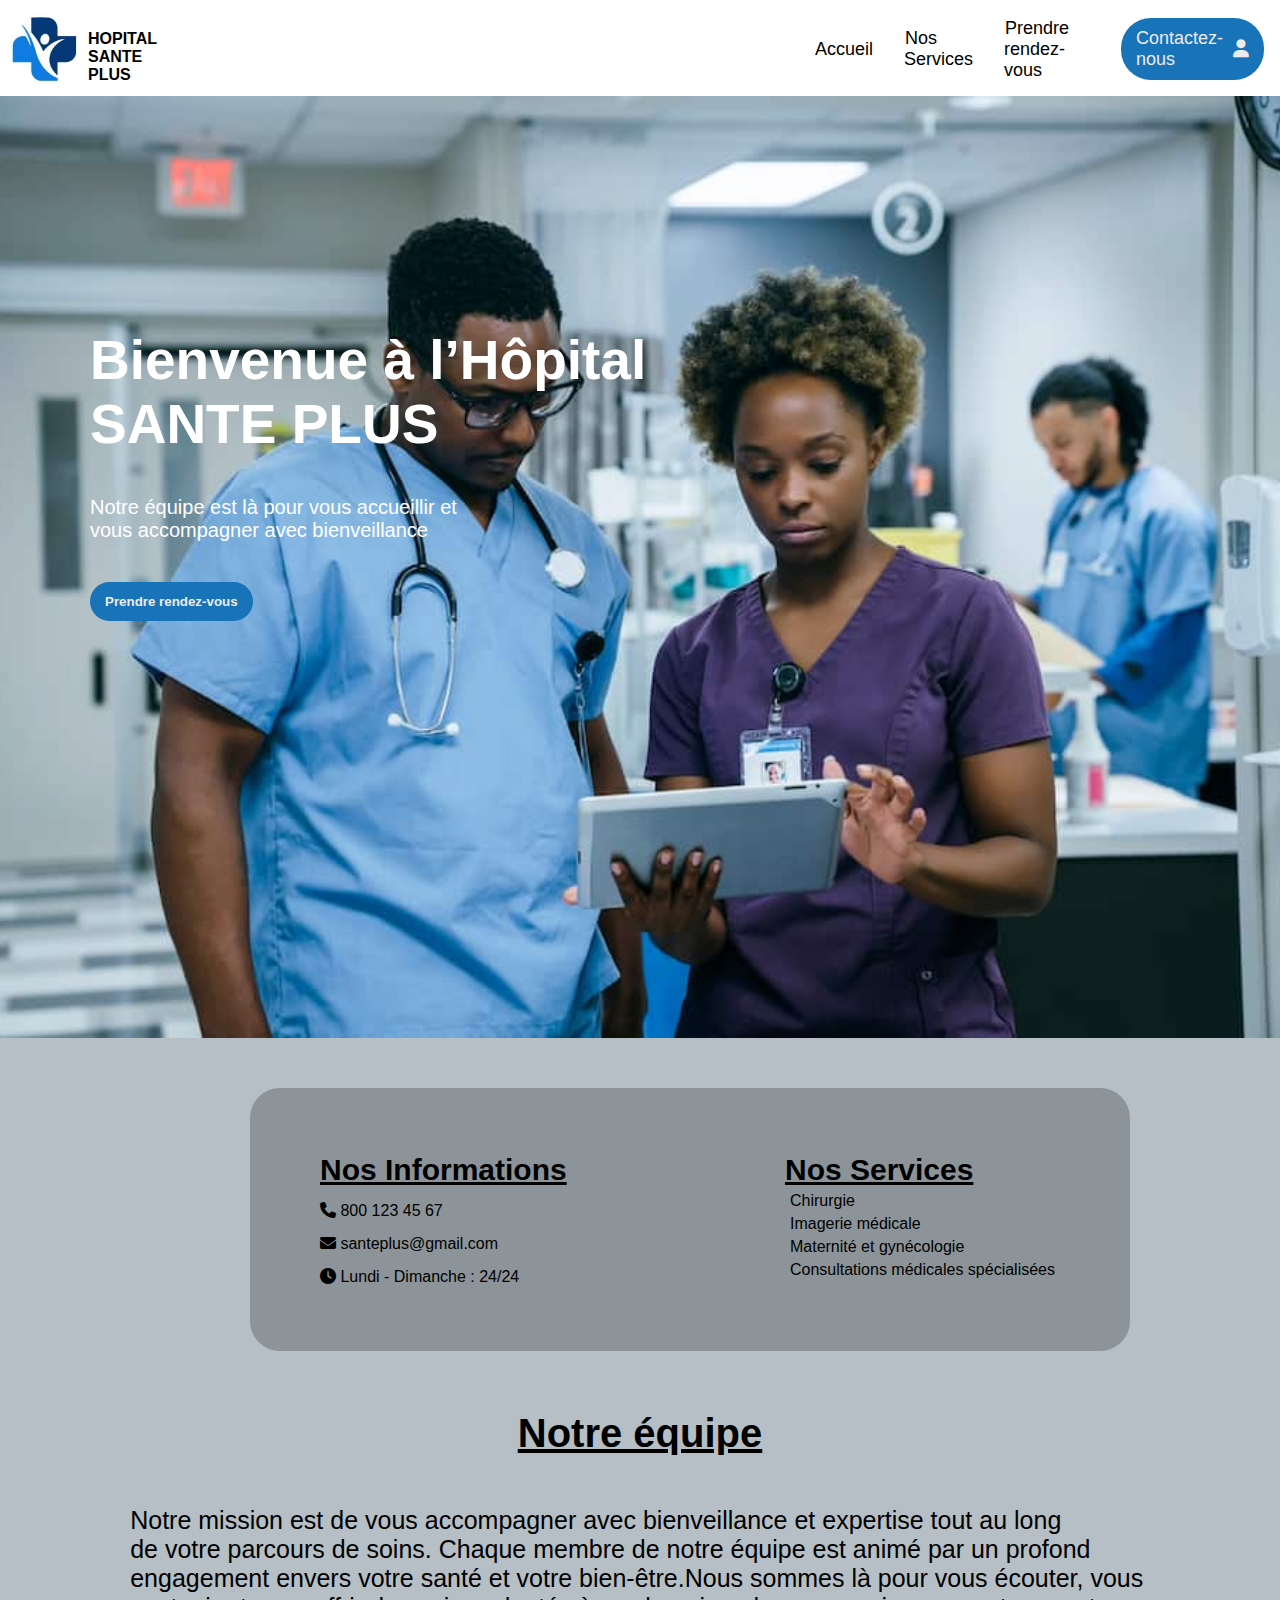
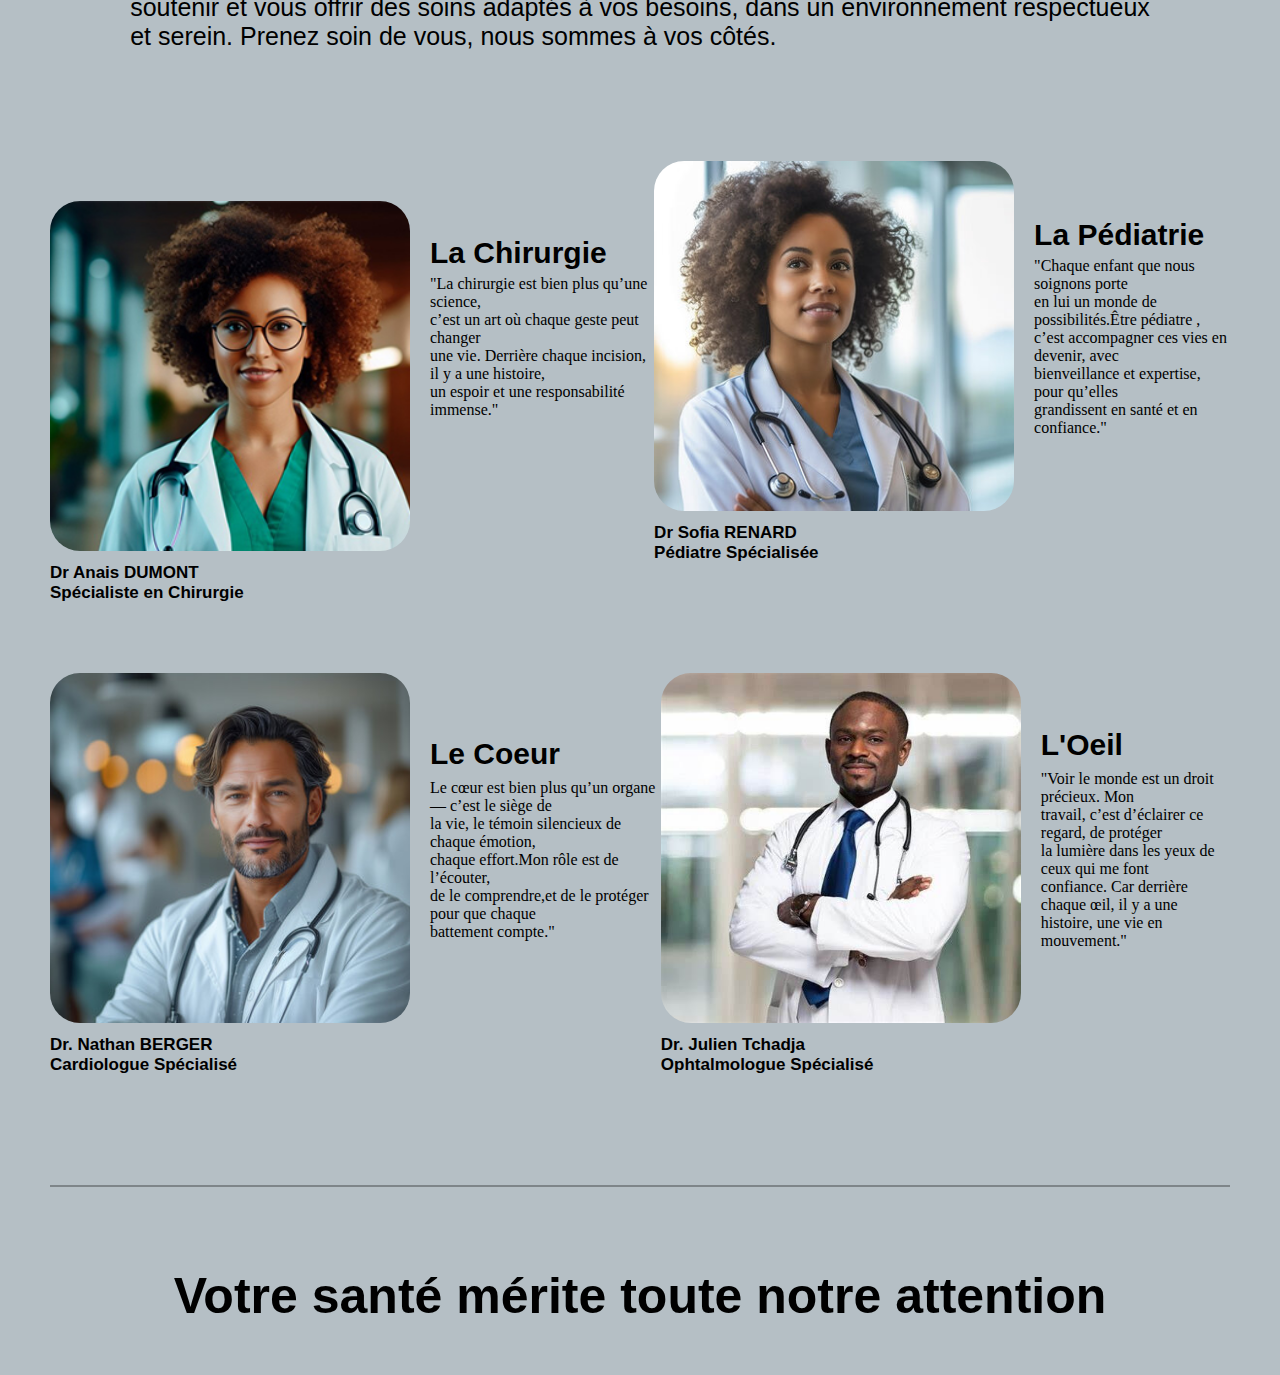
<file: index.html>
<!DOCTYPE html>
<html lang="en">
<head>
    <meta charset="UTF-8">
    <meta name="viewport" content="width=device-width, initial-scale=1.0">
    <title>Hôpital SANTE PLUS</title>
    <link rel="shortcut icon" href="images.jpeg" type="image/x-icon">
    <link rel="stylesheet" href="style.css">
    <link rel="stylesheet" href="./assets/fontawesone/fontawesome-free-6.7.2-web/css/all.min.css">
    
</head>
<body>
    <div class="grid">

        <nav>
            <div class="logo">
                <ul>
                    <li>
                        <img src="images.jpeg" alt="">
                        <h1>HOPITAL <br> SANTE PLUS</h1>
                    </li>
                </ul>
            </div>
            <div class="Accueil">
                <ul>
                    <li>
                        <a href="">Accueil</a>
                    </li>
                    <li>
                        <a href="">Nos Services</a>
                    </li>
                    <li>
                        <a href="">Prendre rendez-vous</a>
                    </li>
                    <li>
                        <a href="contact.html" class="primary-button">
                            Contactez-nous
                            <i class="fa-solid fa-user"></i>
                        </a>
    
                    </li>
                <ul>
            </div>
        </nav>
        <section class="Bienvenue">
            <div class="desc">
    
                <h1>Bienvenue à l’Hôpital <br> SANTE PLUS</h1>
                <p>Notre équipe est là pour vous accueillir et  <br>vous accompagner avec bienveillance</p>
                <button>Prendre rendez-vous</button>
            </div>
        </section>
        <section class="Information">
            <div class="info">
    
                <div class="informations">
                    <h1> <u>Nos Informations </u></h1>
                    <ul>
                        <li>
                            <i class="fa-solid fa-phone"></i>
                            800 123 45 67
                        </li>
                        <li>
                            <i class="fa-solid fa-envelope"></i>
                            santeplus@gmail.com
                        </li>
                        <li>
                            <i class="fa-solid fa-clock"></i>
                            Lundi - Dimanche : 24/24 
                        </li>
                    </ul>
                </div>
                <div class="services">
                    <h1><u>Nos Services </u></h1>
                    <ul>
                        <li>
                            Chirurgie
                        </li>
                        <li>
                            Imagerie médicale
                        </li>
                        <li>
                            Maternité et gynécologie
                        </li>
                        <li>
                            Consultations médicales spécialisées
                        </li>
                    </ul>
                </div>
            </div>
    
            <div class="Equipe">
                <h1><u>Notre équipe</u></h1>
                <p>Notre mission est de vous accompagner avec bienveillance et expertise tout au long <br>
                de votre parcours de soins. Chaque membre de notre équipe est animé par un profond <br>
                engagement envers votre santé et votre bien-être.Nous sommes là pour vous écouter, vous <br>
                soutenir et vous offrir des soins adaptés à vos besoins, dans un environnement respectueux <br>
                et serein. Prenez soin de vous, nous sommes à vos côtés.</p>
            </div>
            <div class="image">
                <div class="im1">
    
                    <div class="image1">
        
                        <img src="R.jpeg" alt="">
                        <p>Dr Anais DUMONT <br>Spécialiste en Chirurgie</p>
                    </div>
                    <div class="Desim1">
                        <h1>La Chirurgie</h1>
                        <p>"La chirurgie est bien plus qu’une science, <br> c’est un art où chaque geste peut changer <br> une vie. Derrière chaque incision, il y a une histoire, <br>un espoir et une responsabilité <br>immense."</p>
        
                    </div>
                    <div class="image2">
        
                        <img src="R1.jpg" alt="">
                        <p>Dr Sofia RENARD <br>Pédiatre Spécialisée</p>
                    </div>
                    <div class="Desim2">
                        <h1>La Pédiatrie</h1>
                        <p>"Chaque enfant que nous soignons porte <br>en lui un monde de possibilités.Être pédiatre ,<br>c’est accompagner ces vies en devenir, avec <br>bienveillance et expertise, pour qu’elles <br>grandissent en santé et en confiance."</p>
        
                    </div>
                </div>
            </div>
            <div class="Image1">
                <div class="im2">
    
                    <div class="image3">
        
                        <img src="R2.jpg" alt="">
                        <p>Dr. Nathan BERGER <br>Cardiologue Spécialisé</p>
                    </div>
                    <div class="Desi1">
                        <h1>Le Coeur</h1>
                        <p>Le cœur est bien plus qu’un organe — c’est le siège de <br>la vie, le témoin silencieux de chaque émotion, <br>chaque effort.Mon rôle est de l’écouter, <br> de le comprendre,et de le protéger pour que chaque <br> battement compte."</p>
        
                    </div>
                    <div class="image4">
        
                        <img src="R3.jpeg" alt="">
                        <p>Dr. Julien Tchadja <br>Ophtalmologue Spécialisé</p>
                    </div>
                    <div class="Desi2">
                        <h1>L'Oeil</h1>
                        <p>"Voir le monde est un droit précieux. Mon <br>travail, c’est d’éclairer ce regard, de protéger <br>la lumière dans les yeux de ceux qui me font <br> confiance. Car derrière chaque œil, il y a une <br> histoire, une vie en mouvement."</p>
        
                    </div>
                </div>
            </div>
            <hr>
            <div class="soutien">
                <h1>
                    Votre santé mérite toute notre attention
                </h1>
            </div>
    
        </section>
    </div>
    
</body>
</html>
</file>
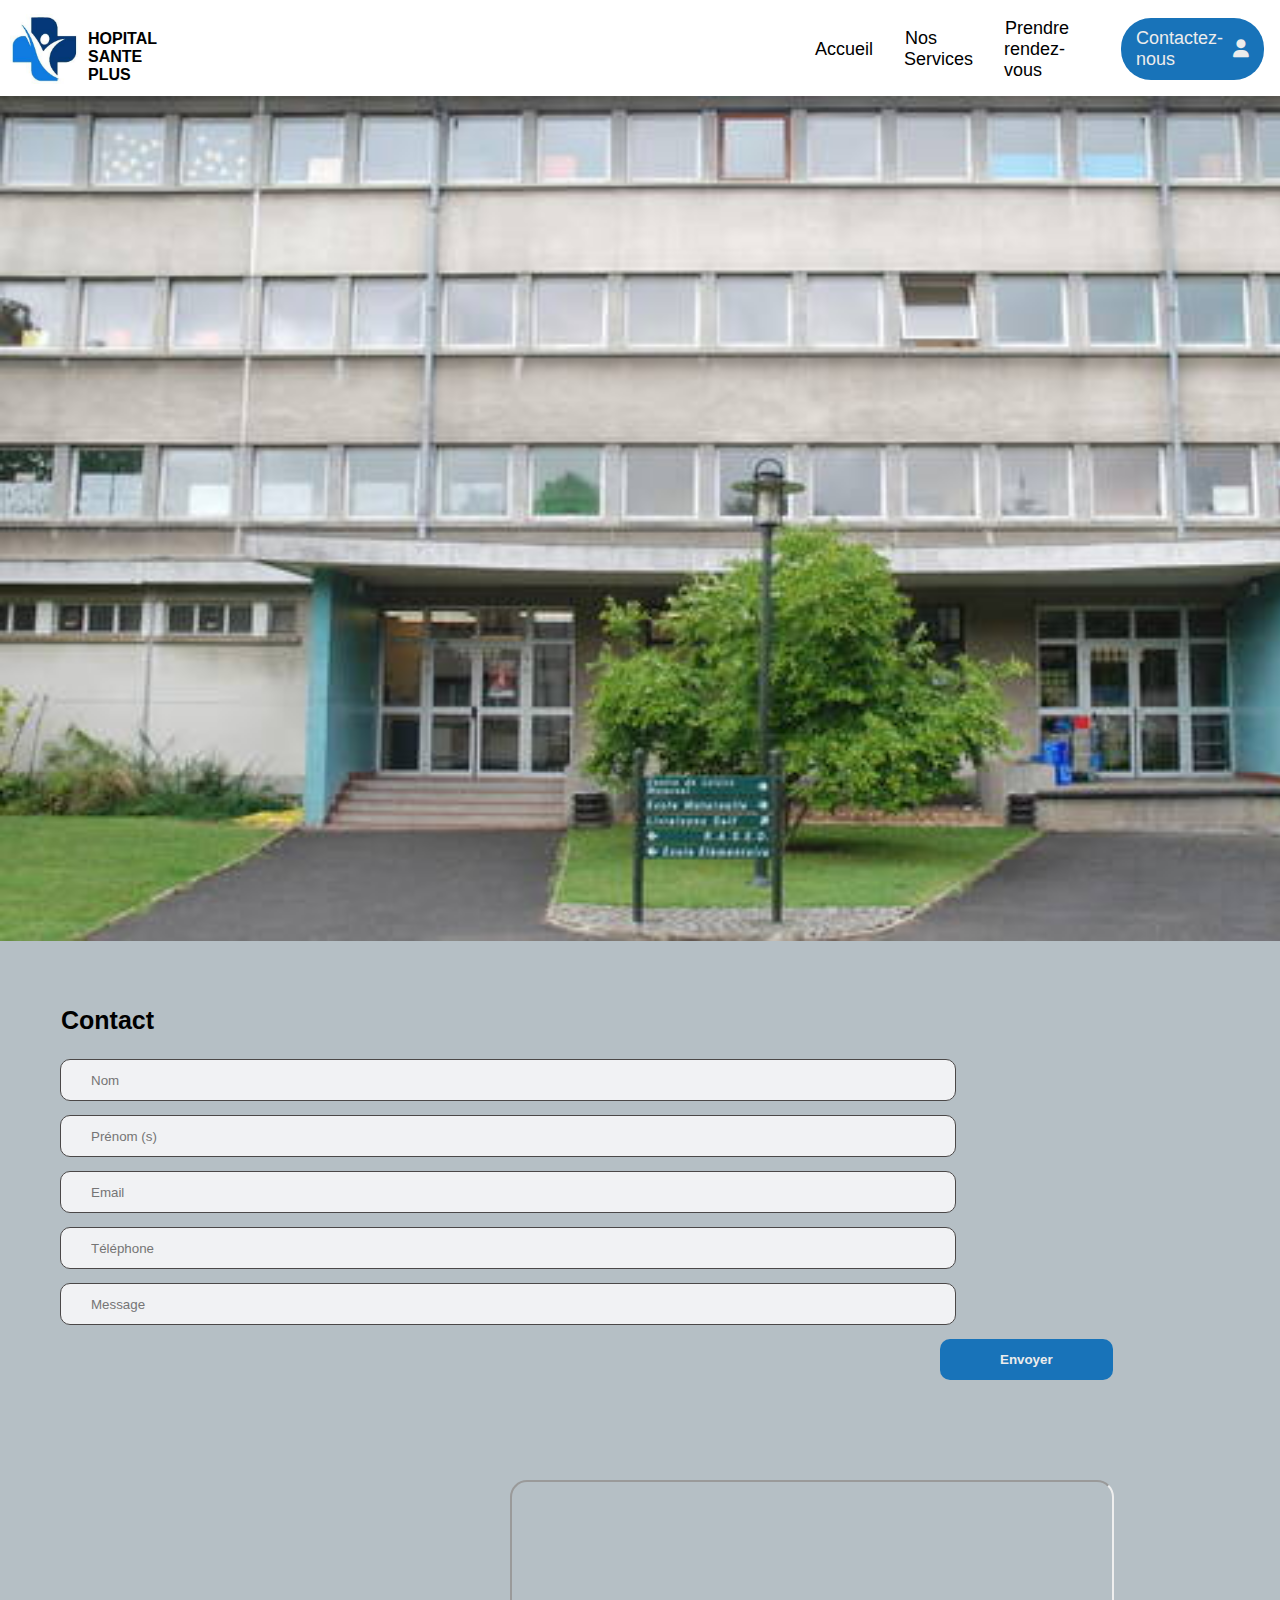
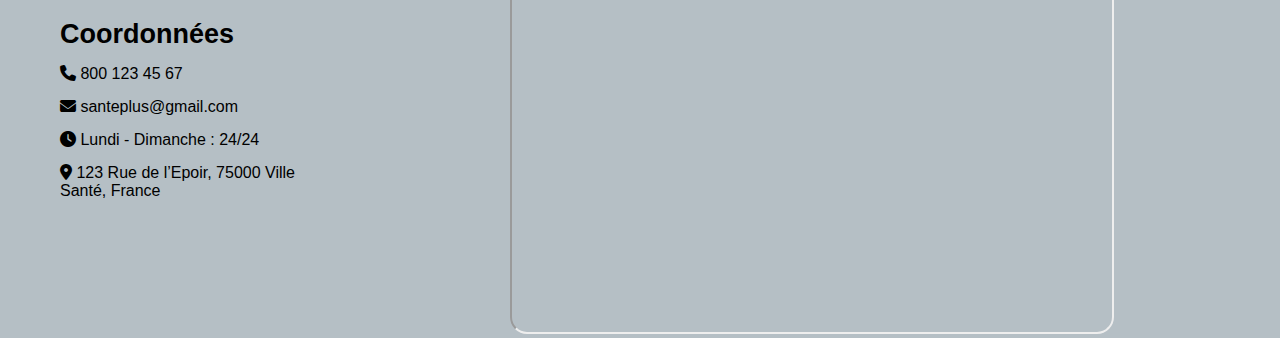
<file: contact.html>
<!DOCTYPE html>
<html lang="en">
<head>
    <meta charset="UTF-8">
    <meta name="viewport" content="width=device-width, initial-scale=1.0">
    <title>Hôpital SANTE PLUS</title>
    <link rel="shortcut icon" href="images.jpeg" type="image/x-icon">
    <link rel="stylesheet" href="style.css">
    <link rel="stylesheet" href="./assets/fontawesone/fontawesome-free-6.7.2-web/css/all.min.css">
    
</head>
<body>
    <div class="grid">
        
        <nav>
            <div class="logo">
                <ul>
                    <li>
                        <img src="images.jpeg" alt="">
                        <h1>HOPITAL <br> SANTE PLUS</h1>
                    </li>
                </ul>
            </div>
            <div class="Accueil">
                <ul>
                    <li>
                        <a href="">Accueil</a>
                    </li>
                    <li>
                        <a href="">Nos Services</a>
                    </li>
                    <li>
                        <a href="">Prendre rendez-vous</a>
                    </li>
                    <li>
                        <a href="contact.html" class="primary-button">
                            Contactez-nous
                            <i class="fa-solid fa-user"></i>
                        </a>
    
                    </li>
                <ul>
            </div>
        </nav>
        <div class="pub">
    
            <div class="public">
                <img src="public.jpg" alt="Banière">
            </div>
            <div class="Desc-contact">
                <h1>Contact</h1>
            </div>
            <div class="contact">
                <label for="name"></label>
                <input type="text" id="name" placeholder="Nom">
        
                <label for="Surname"></label>
                <input type="text" id="Surname" placeholder="Prénom (s)">
        
                <label for="email"></label>
                <input type="text" id="email" placeholder="Email">
        
                <label for="number"> </label>
                <input type="tel" id="number" placeholder="Téléphone">
        
                <label for="Message"> </label>
                <input type="text" id="Message" placeholder="Message">
        
            </div>
            <button>Envoyer</button>
    
            <div class="coordonnées">
                <div class="coor">

                    <h1> Coordonnées</h1>
                    <ul>
                        <li>
                            <i class="fa-solid fa-phone"></i>
                            800 123 45 67
                        </li>
                        <li>
                            <i class="fa-solid fa-envelope"></i>
                            santeplus@gmail.com
                        </li>
                        <li>
                            <i class="fa-solid fa-clock"></i>
                            Lundi - Dimanche : 24/24 
                        </li>
                        <li>
                            <i class="fa-solid fa-location-dot"></i>
                            123 Rue de l’Epoir, 75000 Ville <br>Santé, France 
                        </li>
                    </ul>
                </div>
                <div class="Localisation">
                    <iframe src="https://www.google.com/maps/embed?pb=!1m14!1m8!1m3!1d31734.813583710813!2d1.2988211!3d6.1506099!3m2!1i1024!2i768!4f13.1!3m3!1m2!1s0x127e8f0001fff93d%3A0x7794449eb88c933b!2zSMO0cGl0YWwgU2FudMOpUGx1cw!5e0!3m2!1sfr!2stg!4v1749806881127!5m2!1sfr!2stg" width="600" height="450" style="border: 1 solid #000;" allowfullscreen="" loading="lazy" referrerpolicy="no-referrer-when-downgrade"></iframe>
                </div>
            </div>
        </div>
    </div>

    
</body>
</html>
</file>
<file: style.css>
*{
    margin: 0;
    padding: 0;
}



nav {
    display: flex;
    align-items: center;
    margin-top: 2px;
    
}
nav li a{
    list-style-type: none;
}
nav li a{
    list-style-type: none;
}

.logo  li{
    display: flex;
    align-items: center;
}
.logo img{
    width: 70px;
    height: 70px;
    margin: 10px;
}

.logo li h1 {
    font-size: 50px;
    margin-top: 15px;
    font: 1em sans-serif;
    font-weight: bold;
}


.Accueil ul {
    display: flex;
    align-items: center;
    
}

.Accueil ul a {
    margin: 1px;
    text-decoration: none;
    font: 1em sans-serif;
    font-size: 18px;
    color: #000;
    
    
}

.Accueil ul li {
    text-decoration: none;
    list-style-type: none;
    margin: 15px;
    
}

.Accueil  {
    margin-left: 640px;
}

.primary-button{
    display: flex;
    gap: 10px;
    align-items: center;
    justify-content: center;
    padding: 10px 15px;
    border-radius: 30px;
    background-color: #1873B9;
    font-weight: bold;
}

.primary-button:hover{
    background-color: #8394a1;
}
ul li .primary-button {
    color:#ECECEC;
}

.Bienvenue {
    padding-top: 2px;
    background: url(DOCT.jpg) no-repeat center center/cover ;
    height: 940px;
}

.desc{
    margin: 90px;
    color: white;
    margin-top: 230px;
    

}
.desc h1{
    font: 1em sans-serif;
    font-weight: bold;
    font-size: 55px;

}
.desc p{
    margin-top: 40px;
    font: 1em sans-serif;
    font-weight: 100;
    font-size: 20px;

}

.desc button {
    border: transparent;
    padding: 12px 15px;
    border-radius: 30px;
    background-color: #1873B9;
    color: #ECECEC;
    font-weight: bold;
    margin-top: 40px;
}
.desc button:hover {
    background-color: #8394a1;
}

.Information {
    background-color: #b5bfc5;
    margin-top: 0px;
    padding: 50px;
    
}

.info   {
    
    display: grid;
    grid-template-columns: 1fr 1fr;
    grid-row: flex;
    justify-items: center;
}

.informations {
    margin-right: auto;
    font: 1em sans-serif;
}

.informations li {
    margin-top: 15px;
    list-style-type: none;
}
.informations h1 {
    font-weight: 700;
    font-size: 30px;
}
.services {
    margin-left: auto;
    font: 1em sans-serif;
}

.services li {
    margin-top: 15px;
    list-style-type: none;
    margin: 5px;
}
.services h1 {
    font-weight: 700;
    font-size: 30px;
}

.info {
    padding: 65px 70px;
    border: 40px;
    border-radius: 30px;
    background-color: #8c9499;
    margin-left: 200px;
    margin-right: 100px;

}
.info:hover {
  transition: ease-out 0.5s;
  cursor: pointer;
  transform: scale(1.2);  
}

.Equipe {
    justify-items: center;
    color: #000;
    font: 0.5em sans-serif;
}
.Equipe h1 {
    font-size: 40px;
    margin-top: 60px;
    color: #000;
}
.Equipe p {
    margin-top: 50px;
    font-size: 25px;
    font-weight: 10px;
}

.image1 img {
    margin-top: 150px;
    border-radius: 30px;
    width: 360px;
    height: 350px;
    object-fit: cover;

}
.image1 p {
    font: 1em sans-serif;
    font-weight: bolder;
    font-size: 17px;
    margin-top: 8px;

}
.image2 p {
    font: 1em sans-serif;
    font-weight: bolder;
    font-size: 17px;
    margin-top: 8px;

}
.image3 p {
    font: 1em sans-serif;
    font-weight: bolder;
    font-size: 17px;
    margin-top: 8px;

}
.image4 p {
    font: 1em sans-serif;
    font-weight: bolder;
    font-size: 17px;
    margin-top: 8px;

}

.im1{
    display: flex;
    align-items: center;
    
    
}
.im1 h1{
    font: 1em sans-serif;
    font-weight: bolder;
    font-size: 30px;
    margin-bottom: 5px;   
}

.im2 h1{
    font: 1em sans-serif;
    font-weight: bolder;
    font-size: 30px;
    margin-bottom: 8px;    
}

.Desim1 {
    margin-left: 20px;
}

.image2 img {
    margin-top: 70px;
    border-radius: 30px;
    width: 360px;
    height: 350px;
    object-fit: cover;

}

.Desim2 {
    margin-left: 20px;
}

.image3 img {
    margin-top: 70px;
    border-radius: 30px;
    width: 360px;
    height: 350px;
    object-fit: cover;

}

.im2{
    display: flex;
    align-items: center;  
}

.im1 img:hover{
  transition: ease-out 0.5s;
  cursor: pointer;
  transform: scale(1.2);  
}
.im2 img:hover{
  transition: ease-out 0.5s;
  cursor: pointer;
  transform: scale(1.2);  
}

.Desi1 {
    margin-left: 20px;
}

.image4 img {
    margin-top: 70px;
    border-radius: 30px;
    width: 360px;
    height: 350px;

}

.Desi2 {
    margin-left: 20px;
}

.public img{
    
    height: 845px;
}


.contact input {
    box-sizing: border-box;
    width: 70%;
    margin-top: 4px;
    margin-bottom: 10px;
    height: 35px;
    padding: 20px 30px;
    border: 0.1px solid #4b4848;
    outline: none;
    border-radius: 10px;
    margin-left: 60px;
    background-color: #F1F2F4;
    color: #000;
    
}

.Desc-contact {
    margin: 61px;
    margin-bottom: 20px;
    font: 1em sans-serif;
}
.Desc-contact h1 {
    font-weight: 700;
    font-size: 25px;
}

.pub {
    background-color: #b5bfc5 ;
}

.pub button {
    border: transparent;
    padding: 13px 60px;
    border-radius: 10px;
    background-color: #1873B9;
    color: #ECECEC;
    font-weight: bold;
    margin-top: 4px;
    margin-left: 940px;
}
.pub button:hover {
    background-color: #8394a1;
}

.coordonnées {
    margin-left: 60px;
    margin-top: 100px;
    font: 1em sans-serif;
    align-items: center;
    display: flex;
}

.coordonnées li {
    margin-top: 15px;
    list-style-type: none;
}
.coordonnées h1 {
    font-weight: 600;
    font-size: 27px;
}

hr{
    border: 0.1rem solid #000;
    opacity: 30%;
    margin-top: 110px;
}

.soutien {
    justify-items: center;
    font: 1em sans-serif;
}
.soutien h1 {
    font-size: 50px;
    font-weight: 550;
    margin-top: 80px;
}

.Localisation {
    margin-left: 215px;
    border: 10 solid #000;
    iframe { 
        border-radius: 17px;
    }
    
}


@media screen and (max-width: 1024px) {
    .contact input {
        width: 90%;
        margin-left: 0;
    }

    .pub button {
        margin-left: 0;
        align-self: center;
        display: block;
        margin: 20px auto;
    }

    .coordonnées {
        flex-direction: column;
        align-items: flex-start;
        margin: 30px 20px;
    }

    .Localisation {
        margin-left: 0;
        margin-top: 20px;
        width: 100%;
    }

    .Localisation iframe {
        width: 100%;
        height: 300px;
    }

    .public img {
        height: auto;
        width: 100%;
    }

    
    .Desc-contact {
        margin: 30px 15px 20px 15px;
        text-align: center;
    }
}

@media screen and (max-width: 600px) {
    .Desc-contact h1 {
        font-size: 20px;
    }

    .coordonnées h1 {
        font-size: 22px;
    }

    .soutien h1 {
        font-size: 30px;
    }

    .pub button {
        padding: 10px 40px;
        font-size: 16px;
    }

    .contact input {
        font-size: 14px;
        padding: 15px 20px;
    }
}



@media screen and (max-width: 1230px) {
  .Accueil {
    margin-left: auto;
    margin-right: 20px;
  }

  .info {
    margin: 0 30px;
    padding: 40px;
  }
}

@media screen and (max-width: 992px) {
  nav {
    flex-direction: column;
    align-items: flex-start;
    padding: 10px 20px;
    gap: 10px;
  }

  .Accueil {
    margin-left: 0;
    width: 100%;
  }

  .Accueil ul {
    flex-direction: column;
    align-items: flex-start;
  }

  .Accueil ul li {
    margin: 10px 0;
  }

  .desc {
    margin: 40px 20px;
    margin-top: 180px;
    text-align: center;
  }

  .desc h1 {
    font-size: 35px;
  }

  .desc p {
    font-size: 16px;
  }

  .desc button {
    padding: 10px 20px;
    font-size: 15px;
  }

  .info {
    grid-template-columns: 1fr;
    gap: 20px;
    margin: 30px;
    padding: 30px;
  }

  .im1,
  .im2 {
    flex-direction: column;
    align-items: center;
  }

  .Desim1,
  .Desim2,
  .Desi1,
  .Desi2 {
    margin-left: 0;
    text-align: center;
    padding: 10px;
  }

  .Equipe p {
    padding: 0 10px;
    text-align: center;
  }

  .image1 img,
  .image2 img,
  .image3 img,
  .image4 img {
    width: 90%;
    height: auto;
  }
}

@media screen and (max-width: 768px) {
  .logo li h1 {
    font-size: 32px;
  }

  .logo img {
    width: 50px;
    height: 50px;
  }

  .desc h1 {
    font-size: 28px;
  }

  .desc p {
    font-size: 14px;
  }

  .Equipe h1 {
    font-size: 26px;
  }

  .Equipe p {
    font-size: 16px;
  }

  .soutien h1 {
    font-size: 22px;
    padding: 20px;
    text-align: center;
  }

  .services h1,
  .informations h1 {
    font-size: 24px;
  }

  .services li,
  .informations li {
    font-size: 14px;
  }
}

@media screen and (max-width: 480px) {
  .desc h1 {
    font-size: 24px;
  }

  .desc p {
    font-size: 13px;
  }

  .desc button {
    font-size: 13px;
  }

  .Equipe h1 {
    font-size: 22px;
  }

  .Equipe p {
    font-size: 14px;
  }

  .image1 img,
  .image2 img,
  .image3 img,
  .image4 img {
    width: 100%;
  }

  .Desim1 h1,
  .Desim2 h1,
  .Desi1 h1,
  .Desi2 h1 {
    font-size: 18px;
  }

  .Desim1 p,
  .Desim2 p,
  .Desi1 p,
  .Desi2 p {
    font-size: 13px;
  }

  .info {
    margin: 10px;
    padding: 20px;
  }
}
</file>
